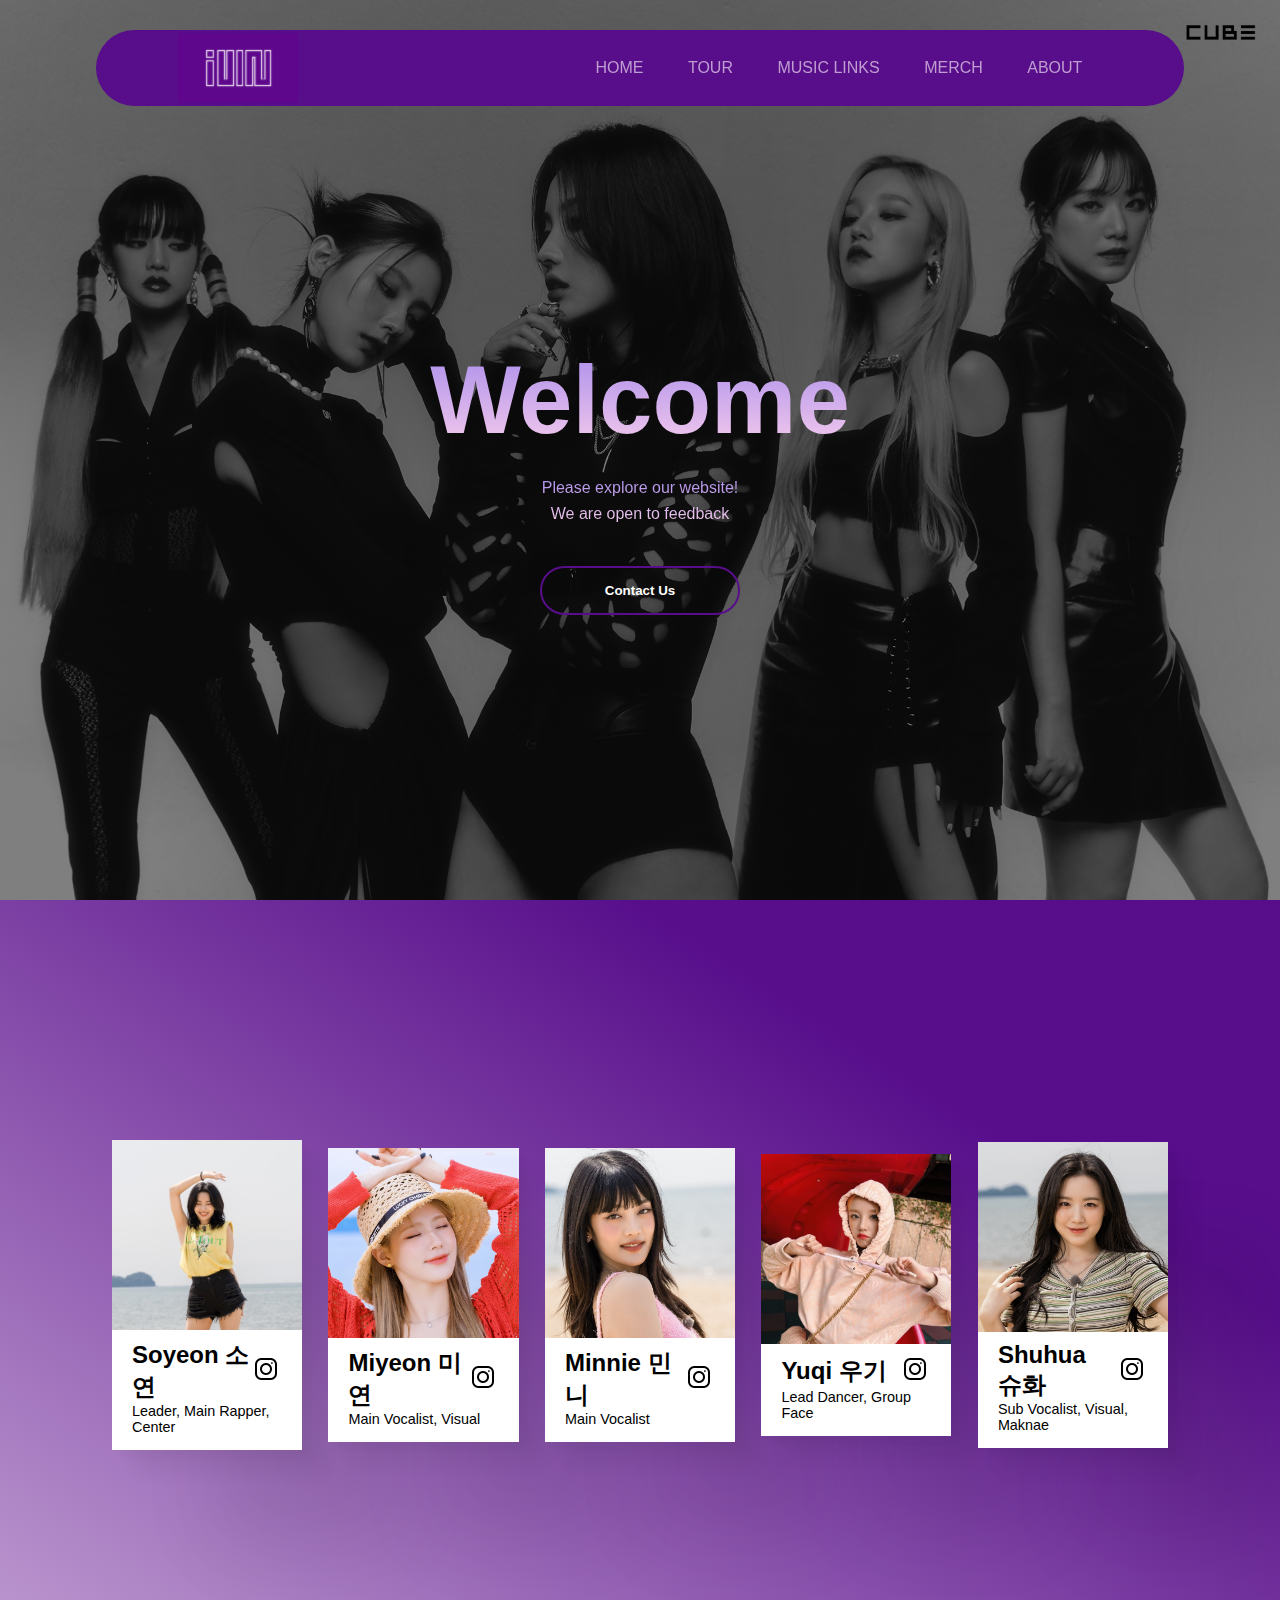
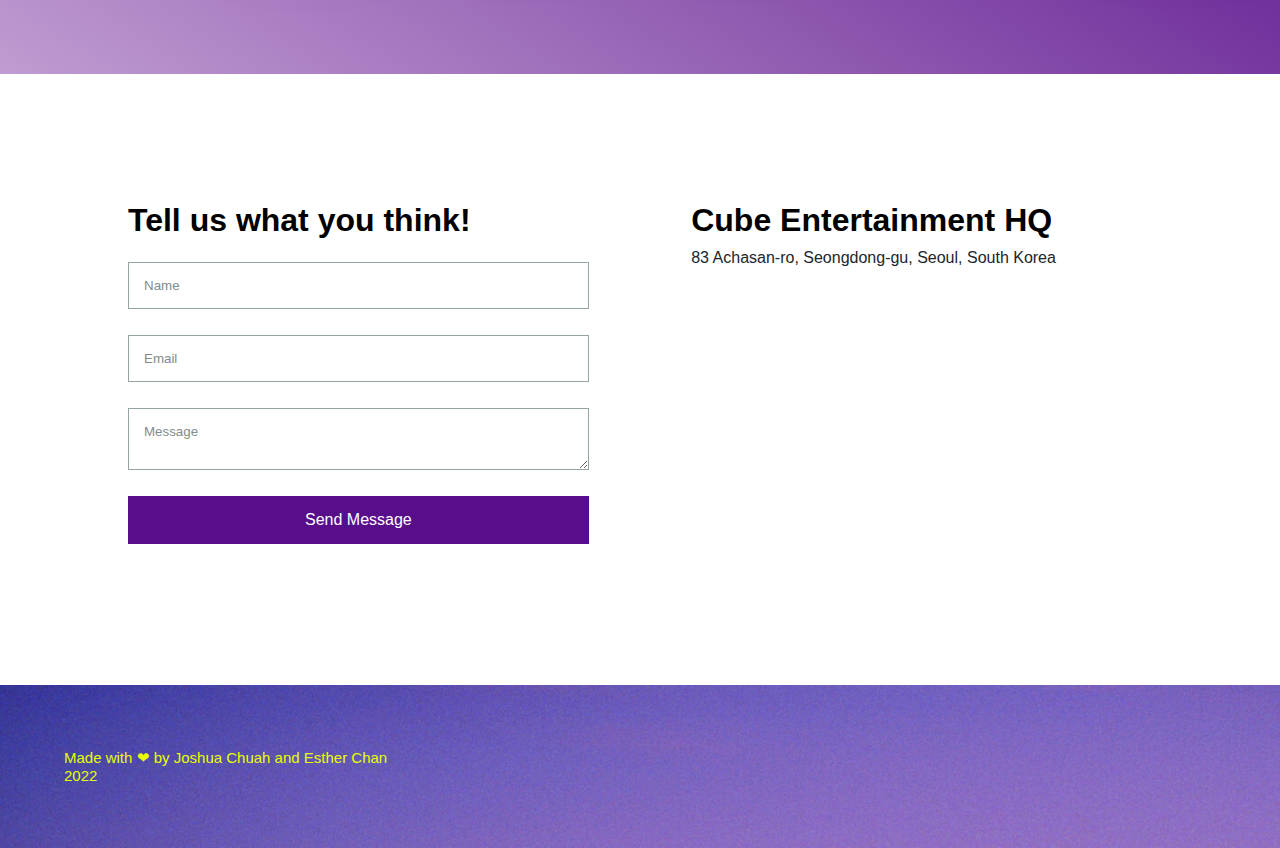
<file: index.html>
<!DOCTYPE html>
<html lang="en">
<head>
    <meta charset="UTF-8">
    <meta http-equiv="X-UA-Compatible" content="IE=edge, chrome=1">
    <meta name="viewport" content="width=device-width, initial-scale=1">
    <title>(G)I-DLE | Index</title>
    <link rel="stylesheet" href="testing1.css">
    <link rel="stylesheet" href="./images/">
</head>
<body>
    <section class="header">
        <div class="banner">
            <div class="pill">
                <div class="navbar" data-role="navbar">
                    <img src="images/resized_gidlelogo.png" class="logo">
                    <ul>
                        <li><a href="./index.html">Home</a></li>
                        <li><a href="./catalog_tour.html">Tour</a></li>
                        <li><a href="./catalog_links.html">Music Links</a></li>
                        <li><a href="./catalog_merch.html">Merch</a></li>
                        <li><a href="#">About</a></li>
                    </ul>
                </div>
            </div>
        </div>
    </section>

    <section class="header-content">
        <div class="content">
            <h1>Welcome</h1>
            <p>Please explore our website!<br>We are open to feedback</p>
            <div>
                <button type="button" onclick="window.location.href='#abc'"><span></span>Contact Us</button>
            </div>
        </div>
    </section>
    
    <section class="bio">
        <div class="bio-container">
            <div class="blog-card">  
                
                <!-- Soyeon's Card-->
                
                <div class="artist">
                    <a href="https://kprofiles.com/jeon-soyeon-facts-profile/">
                    <div class="img">
                        <img src="images/sa_soyeon.jpg" alt="Link to Soyeon facts">
                    </div>
                    </a>
                    <div class="gdetails">
                        <div class="name">
                            <h4>Soyeon 소연</h4>
                            <a href="https://www.instagram.com/tiny.pretty.j/">
                                <img alt="Instagram" src="images/instagram.png">
                            </a>
                        </div>
                        <div class="role">
                            <p>Leader, Main Rapper, Center</p>
                        </div>
                    </div>
                </div>
                
                <!-- Miyeon's Card-->
                <div class="artist">
                    <a href="https://kprofiles.com/miyeon-gi-dle-profile-facts/">
                    <div class="img">
                        <img src="images/sb_miyeon.jpg" alt="Link to Miyeon facts">
                    </div>
                    </a>
                    <div class="gdetails">
                        <div class="name">
                            <h4>Miyeon 미연</h4>
                            <a href="https://www.instagram.com/noodle.zip/">
                                <img alt="Instagram" src="images/instagram.png">
                            </a>
                        </div>
                        <div class="role">
                            <p>Main Vocalist, Visual</p>
                        </div>
                    </div>
                </div>
                
                <!-- Minnie's Card-->
                <div class="artist">
                    <a href="https://kprofiles.com/minnie-g-idle-profile-facts/">
                    <div class="img">
                        <img src="images/sc_minnie.jpg" alt="Link to Minnie facts">
                    </div>
                    </a>
                    <div class="gdetails">
                        <div class="name">
                            <h4>Minnie 민니</h4>
                            <a href="https://www.instagram.com/min.nicha/">
                                <img alt="Instagram" src="images/instagram.png">
                            </a>
                        </div>
                        <div class="role">
                            <p>Main Vocalist</p>
                        </div>
                    </div>
                </div>
                            
                <!-- Yuqi's Card-->
                <div class="artist">
                    <a href="https://kprofiles.com/yuqi-g-idle-profile-facts/">
                    <div class="img">
                        <img src="images/sd_yuqi.jpg" alt="Link to Yuqi facts">
                    </div>
                    </a>
                    <div class="gdetails">
                        <div class="name">
                            <h4>Yuqi 우기</h4>
                            <a href="https://www.instagram.com/yuqisong.923/">
                                <img alt="Instagram" src="images/instagram.png">
                            </a>
                        </div>
                        <div class="role">
                            <p>Lead Dancer, Group Face</p>
                        </div>
                    </div>
                </div>               
                
                <!-- Shuhua's Card-->
                <div class="artist">
                    <a href="https://kprofiles.com/shuhua-g-idle-profile-facts/">
                    <div class="img">
                        <img src="images/se_shuhua.jpg" alt="Link to Shuhua facts">
                    </div>
                    </a>
                    <div class="gdetails">
                        <div class="name">
                            <h4>Shuhua 슈화</h4>
                            <a href="https://www.instagram.com/yeh.shaa_/">
                                <img alt="Instagram" src="images/instagram.png">
                            </a>
                        </div>
                        <div class="role">
                            <p>Sub Vocalist, Visual, Maknae</p>
                        </div>
                    </div>
                </div>
                
            </div>
        </div>
    </section>

    <div class="contact" id="abc">
        <div class="form">
            <h2>Tell us what you think!</h2>
            <div class="submit">
                <input type="text" name ="" placeholder="Name">
                <input type="email" name ="" placeholder="Email">
                <textarea placeholder="Message"></textarea>
                <a href="#"> Send Message</a>
            </div>
        </div>
        
        <div class="map">
            <h2>Cube Entertainment HQ</h2>
            <p>83 Achasan-ro, Seongdong-gu, Seoul, South Korea</p>
            <iframe src="https://www.google.com/maps/embed?pb=!1m18!1m12!1m3!1d3163.4000083667447!2d127.05345749999998!3d37.5456385!2m3!1f0!2f0!3f0!3m2!1i1024!2i768!4f13.1!3m3!1m2!1s0x357ca464b349d913%3A0x319caa42c36ad3b2!2sCube%20Entertainment!5e0!3m2!1sen!2sus!4v1665847981875!5m2!1sen!2sus" width="1290" height="250" style="border:0;" allowfullscreen="" loading="lazy" referrerpolicy="no-referrer-when-downgrade" style="border:0" class="GosL7d cYnjBd" id="lu_map" title="Map of 83 Achasan-ro, Seongdong-gu, Seoul, South Korea" alt="Map of 83 Achasan-ro, Seongdong-gu, Seoul, South Korea" data-atf="1" data-frt="0"></iframe>
                        
        </div>
    </div>
    
    <div class="footer">
        <p>Made with ❤ by Joshua Chuah and Esther Chan<br>2022</p>
    </div>

</body>
</html>
</file>
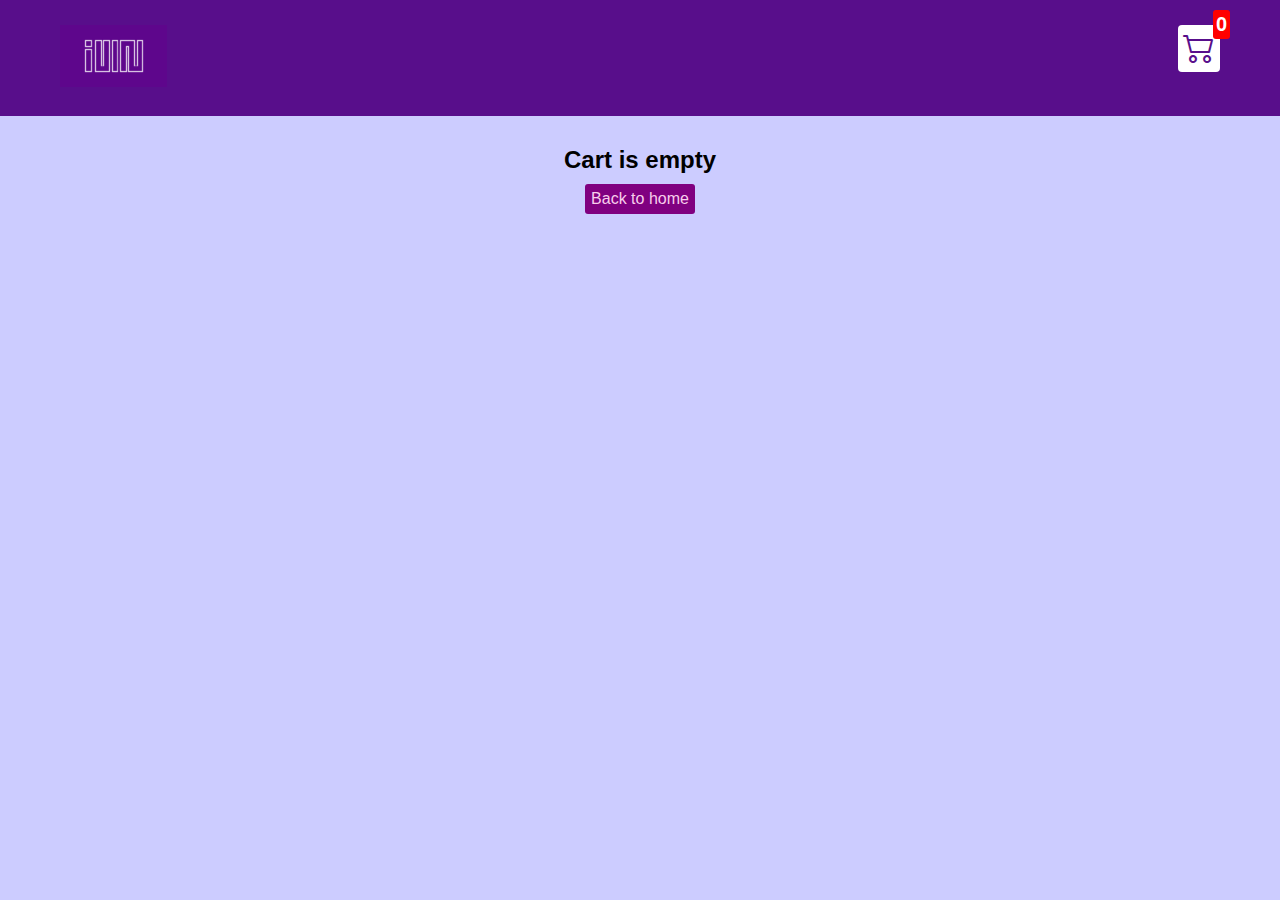
<file: cart.html>
<!DOCTYPE html>
<html lang="en">
<head>
    <meta charset="UTF-8">
    <meta http-equiv="X-UA-Compatible" content="IE=edge">
    <meta name="viewport" content="width=device-width, initial-scale=1.0">
    <link rel="stylesheet" href="https://cdn.jsdelivr.net/npm/bootstrap-icons@1.10.2/font/bootstrap-icons.css">
    <link rel="stylesheet" href="./images/">
    <link rel="stylesheet" href="./store.css">
    <title>Store | (G)I-DLE</title>
</head>
<body>
    <div class="navbar">
        <a href="./idleStore.html">
            <img src="images/resized_gidlelogo.png" class="logo">
        </a>

        <a href="./cart.html">
            <div class="cart">
                <i class="bi bi-cart2"></i>
                <div id="cartAmount" class="cartAmount">0</div>
            </div> 
        </a>
    </div>
    
    <div id="label" class="text-center"></div>
    <div class="shopping-cart" id="shopping-cart"></div> 
</body>
<script src="./data.js"></script>
<script src="./cart.js"></script>
</html>
</file>
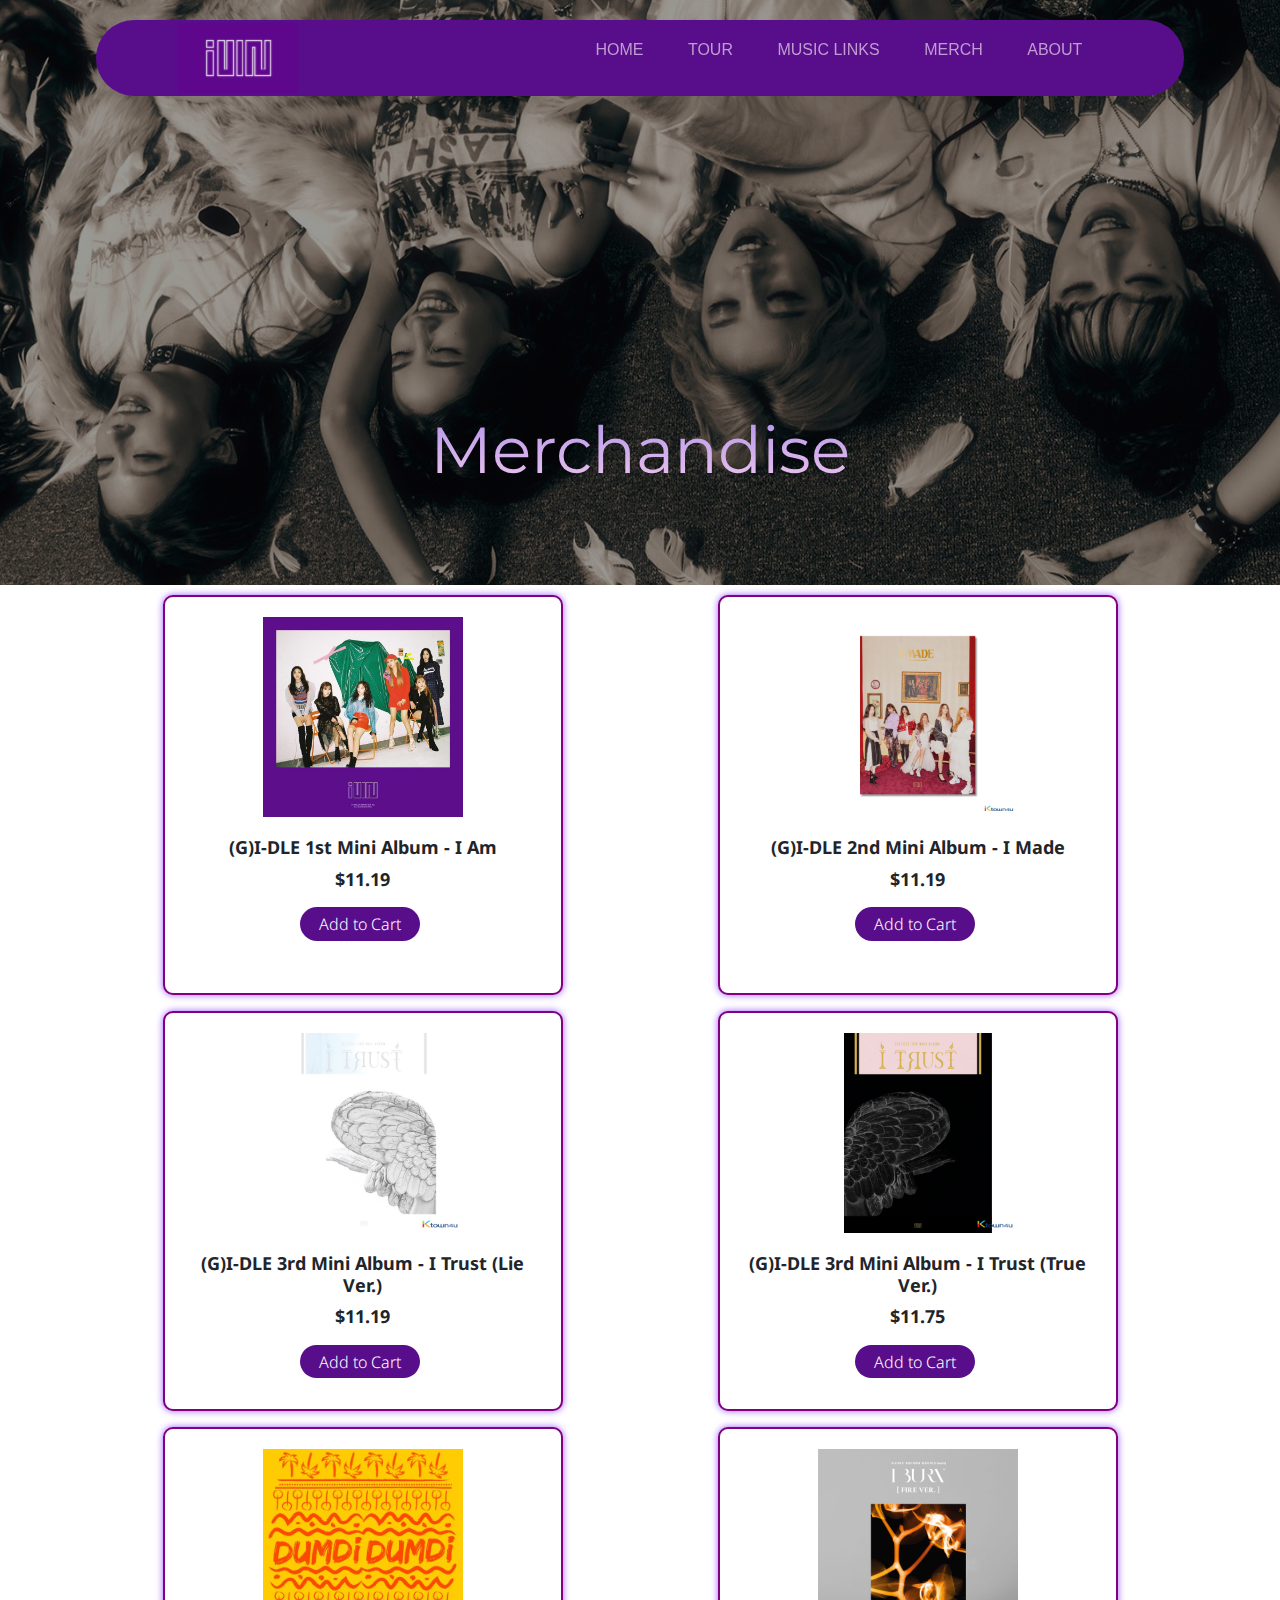
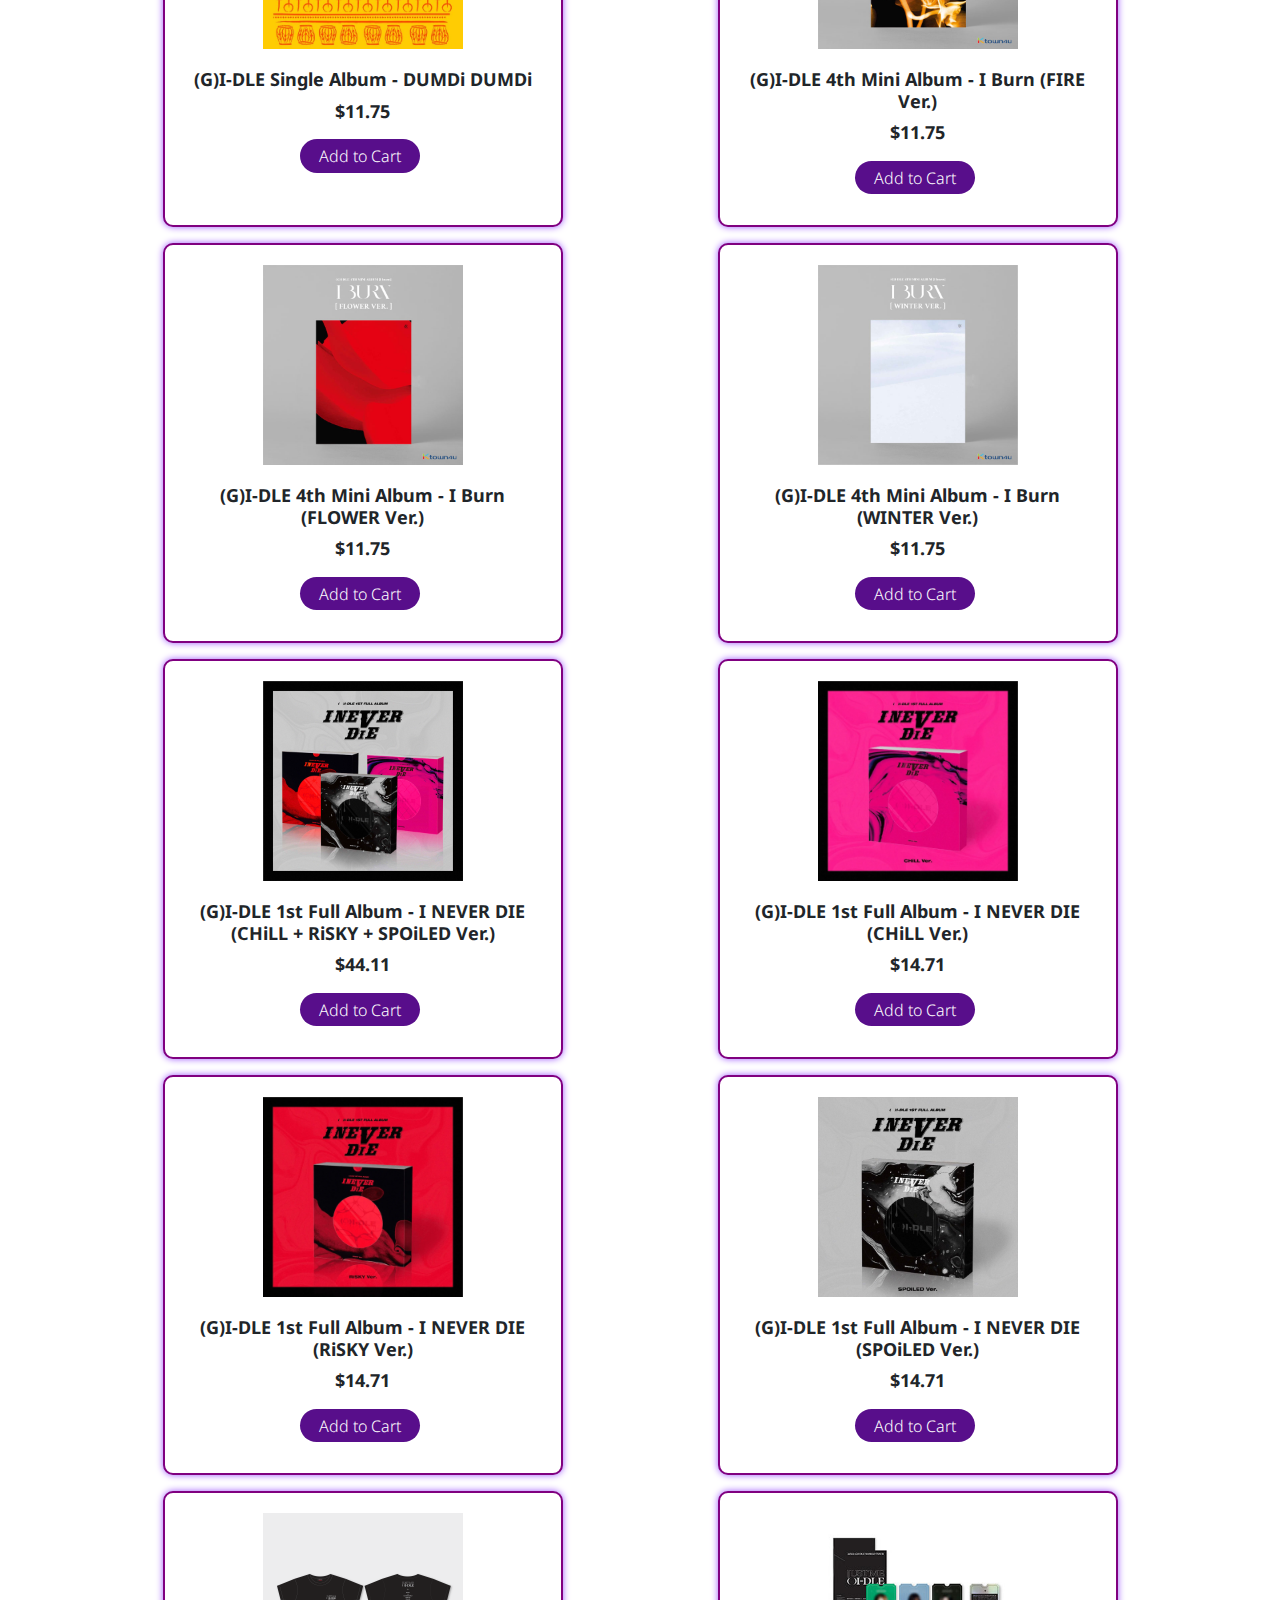
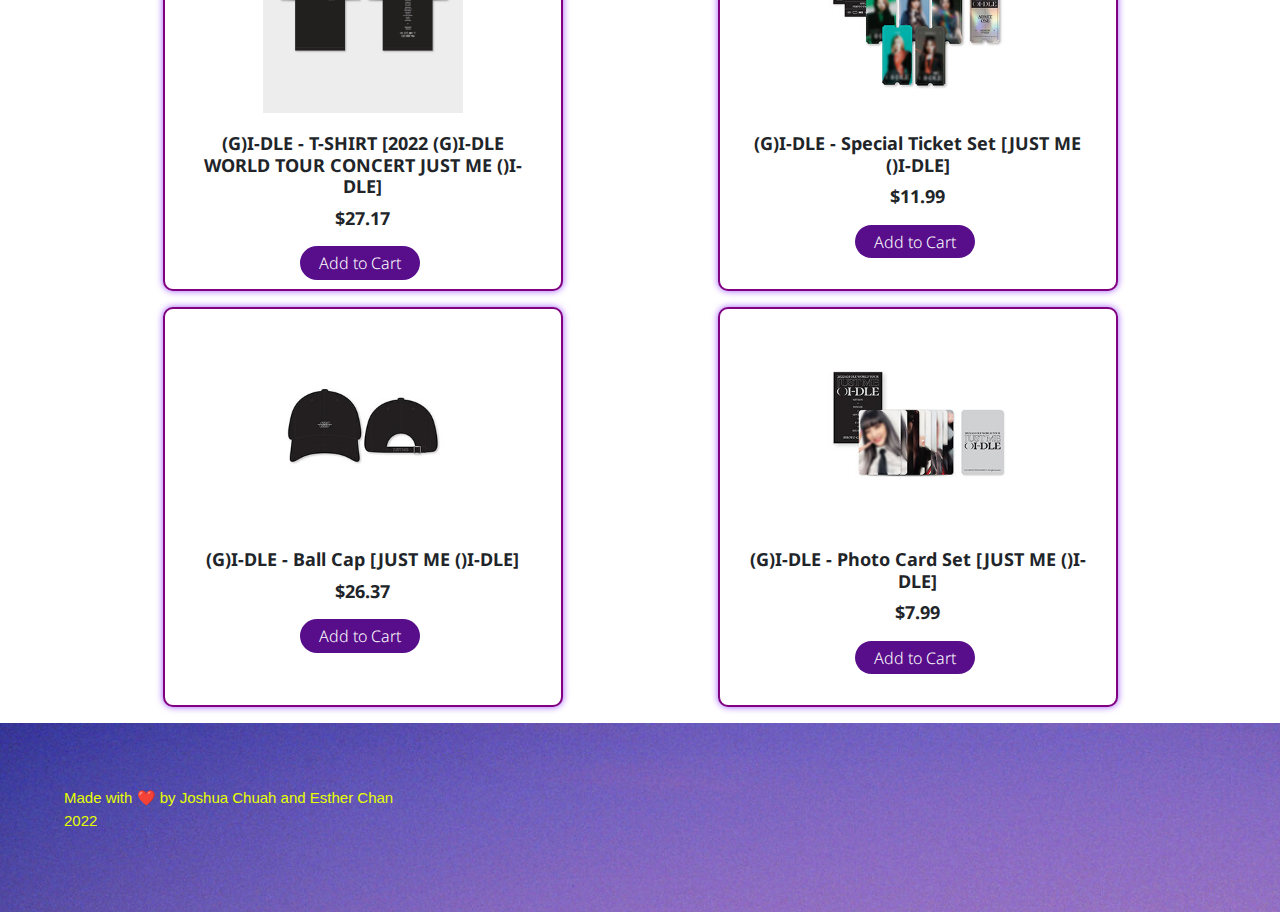
<file: catalog_merch.html>
<!DOCTYPE html>
<html lang="en">
    <head>
        <link rel="stylesheet" href="style.css" type="text/css">
        <link rel="stylesheet" href="./images/">
        <link rel="stylesheet" href="https://cdn.jsdelivr.net/npm/bootstrap@4.6.1/dist/css/bootstrap.min.css">
        <link href="https://fonts.googleapis.com/css2?family=Arvo:wght@700&family=Montserrat:wght@700&family=Noto+Sans:wght@300&display=swap" rel="stylesheet">
        <meta name="viewport" content="width=device-width, initial-scale=1">
        <title>(G)I-DLE | Merch</title>
    </head>
    <section class="header">
        <!-- Navbar -->
        <div class="banner">
            <div class="pill">
                <div class="navbar" data-role="navbar">
                    <img src="images/resized_gidlelogo.png" class="logo">
                    <ul>
                        <li><a href="./index.html">Home</a></li>
                        <li><a href="./catalog_tour.html">Tour</a></li>
                        <li><a href="./catalog_links.html">Music Links</a></li>
                        <li><a href="./catalog_merch.html">Merch</a></li>
                        <li><a href="#">About</a></li>
                    </ul>
                </div>
            </div>
        </div>
        <div class="text-box">
            <h0>Merchandise</h0>
        </div>
    </section>
    <section class="products">
        <div class="container">
            <div class="card">
                <div class="product-image">
                    <img src="./images/I am album sale.jpg" alt="" >
                </div>
                <div class="product-info">
                    <h4>(G)I-DLE 1st Mini Album - I Am</h4>
                    <h4>$11.19</h4>
                </div>
                <div class="btn">
                    <button type="button">Add to Cart</button>
                </div>
            </div>
            <div class="card">
                <div class="product-image">
                    <img src="./images/I made album sale.png" alt="">
                </div>
                <div class="product-info">
                    <h4>(G)I-DLE 2nd Mini Album - I Made</h4>
                    <h4>$11.19</h4>
                </div>
                <div class="btn">
                    <button type="button">Add to Cart</button>
                </div>
            </div>
            <div class="card">
                <div class="product-image">
                    <img src="./images/I trust (Lie Ver).jpg" alt="" >
                </div>
                <div class="product-info">
                    <h4>(G)I-DLE 3rd Mini Album - I Trust (Lie Ver.)</h4>
                    <h4>$11.19</h4>
                </div>
                <div class="btn">
                    <button type="button">Add to Cart</button>
                </div>
            </div>
            <div class="card">
                <div class="product-image">
                    <img src="./images/I trust(True Ver).jpg" alt="" >
                </div>
                <div class="product-info">
                    <h4>(G)I-DLE 3rd Mini Album - I Trust (True Ver.)</h4>
                    <h4>$11.75</h4>
                </div>
                <div class="btn">
                    <button type="button">Add to Cart</button>
                </div>
            </div>
            <div class="card">
                <div class="product-image">
                    <img src="./images/dumdi dumdi album.jpg" alt="" >
                </div>
                <div class="product-info">
                    <h4>(G)I-DLE Single Album - DUMDi DUMDi</h4>
                    <h4>$11.75</h4>
                </div>
                <div class="btn">
                    <button type="button">Add to Cart</button>
                </div>
            </div>
            <div class="card">
                <div class="product-image">
                    <img src="./images/I burn (fire ver).jpg" alt="" >
                </div>
                <div class="product-info">
                    <h4>(G)I-DLE 4th Mini Album - I Burn (FIRE Ver.)</h4>
                    <h4>$11.75</h4>
                </div>
                <div class="btn">
                    <button type="button">Add to Cart</button>
                </div>
            </div>
            <div class="card">
                <div class="product-image">
                    <img src="./images/I burn (flower ver).jpg" alt="" >
                </div>
                <div class="product-info">
                    <h4>(G)I-DLE 4th Mini Album - I Burn (FLOWER Ver.)</h4>
                    <h4>$11.75</h4>
                </div>
                <div class="btn">
                    <button type="button">Add to Cart</button>
                </div>
            </div>
            <div class="card">
                <div class="product-image">
                    <img src="./images/I burn (winter ver).jpg" alt="" >
                </div>
                <div class="product-info">
                    <h4>(G)I-DLE 4th Mini Album - I Burn (WINTER Ver.)</h4>
                    <h4>$11.75</h4>
                </div>
                <div class="btn">
                    <button type="button">Add to Cart</button>
                </div>
            </div>
            <div class="card">
                <div class="product-image">
                    <img src="./images/I never die.png" alt="" >
                </div>
                <div class="product-info">
                    <h4>(G)I-DLE 1st Full Album - I NEVER DIE (CHiLL + RiSKY + SPOiLED Ver.)</h4>
                    <h4>$44.11</h4>
                </div>
                <div class="btn">
                    <button type="button">Add to Cart</button>
                </div>
            </div>
            <div class="card">
                <div class="product-image">
                    <img src="./images/I never die chill ver.jpg" alt="" >
                </div>
                <div class="product-info">
                    <h4>(G)I-DLE 1st Full Album - I NEVER DIE (CHiLL Ver.)</h4>
                    <h4>$14.71</h4>
                </div>
                <div class="btn">
                    <button type="button">Add to Cart</button>
                </div>
            </div>
            <div class="card">
                <div class="product-image">
                    <img src="./images/I never die risky ver.jpg" alt="" >
                </div>
                <div class="product-info">
                    <h4>(G)I-DLE 1st Full Album - I NEVER DIE (RiSKY Ver.)</h4>
                    <h4>$14.71</h4>
                </div>
                <div class="btn">
                    <button type="button">Add to Cart</button>
                </div>
            </div>
            <div class="card">
                <div class="product-image">
                    <img src="./images/i never die spoiled ver.jpg" alt="" >
                </div>
                <div class="product-info">
                    <h4>(G)I-DLE 1st Full Album - I NEVER DIE (SPOiLED Ver.)</h4>
                    <h4>$14.71</h4>
                </div>
                <div class="btn">
                    <button type="button">Add to Cart</button>
                </div>
            </div>
            <div class="card">
                <div class="product-image">
                    <img src="./images/t shirt.png" alt="" >
                </div>
                <div class="product-info">
                    <h4>(G)I-DLE - T-SHIRT [2022 (G)I-DLE WORLD TOUR CONCERT JUST ME ()I-DLE]</h4>
                    <h4>$27.17</h4>
                </div>
                <div class="btn">
                    <button type="button">Add to Cart</button>
                </div>
            </div>
            <div class="card">
                <div class="product-image">
                    <img src="./images/special ticket set.jpg" alt="" >
                </div>
                <div class="product-info">
                    <h4>(G)I-DLE - Special Ticket Set [JUST ME ()I-DLE]</h4>
                    <h4>$11.99</h4>
                </div>
                <div class="btn">
                    <button type="button">Add to Cart</button>
                </div>
            </div>
            <div class="card">
                <div class="product-image">
                    <img src="./images/ball cap.jpg" alt="" >
                </div>
                <div class="product-info">
                    <h4>(G)I-DLE - Ball Cap [JUST ME ()I-DLE]</h4>
                    <h4>$26.37</h4>
                </div>
                <div class="btn">
                    <button type="button">Add to Cart</button>
                </div>
            </div>
            <div class="card">
                <div class="product-image">
                    <img src="./images/photocard set.jpg" alt="" >
                </div>
                <div class="product-info">
                    <h4>(G)I-DLE - Photo Card Set [JUST ME ()I-DLE]</h4>
                    <h4>$7.99</h4>
                </div>
                <div class="btn">
                    <button type="button">Add to Cart</button>
                </div>
            </div>
        </div>
    </section>
    <section class="end">
        <div class="footer">
            <p>Made with ❤ by Joshua Chuah and Esther Chan<br>2022</p>
        </div>
    </section>
</html>
</file>
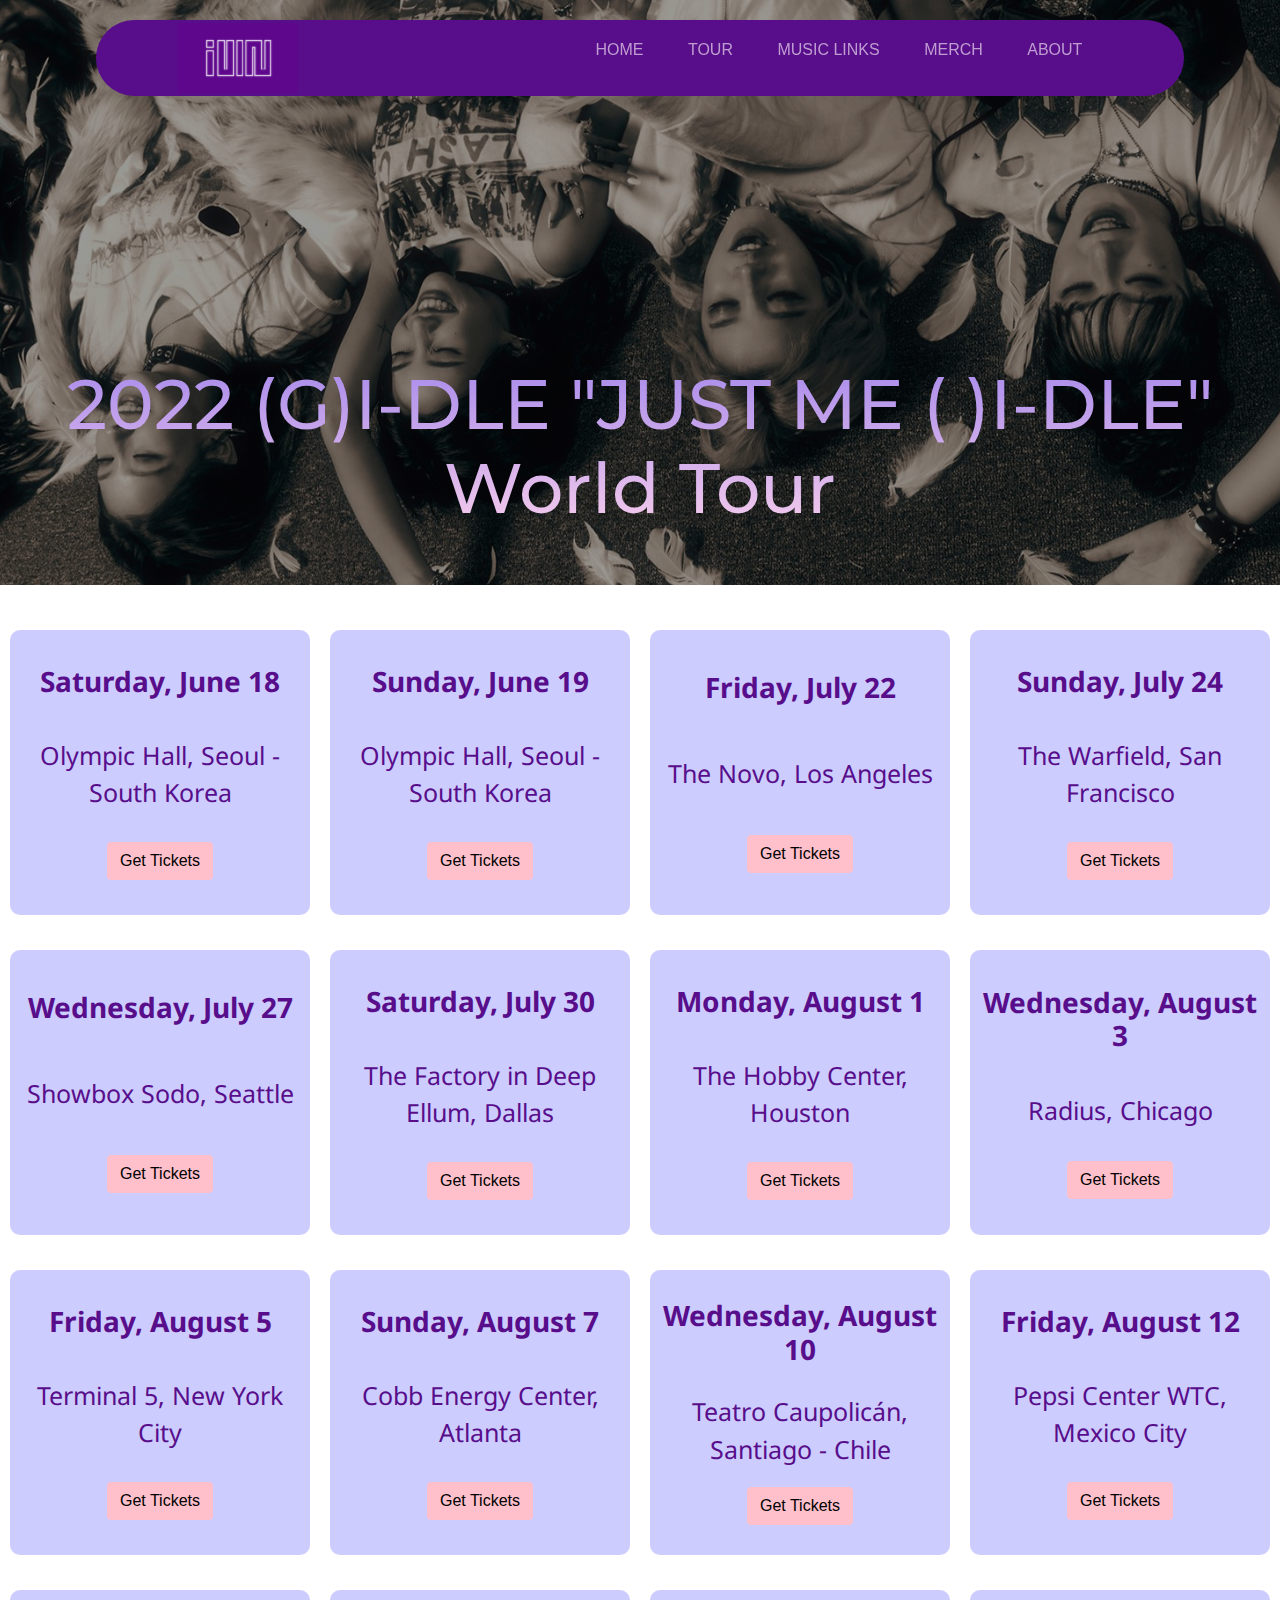
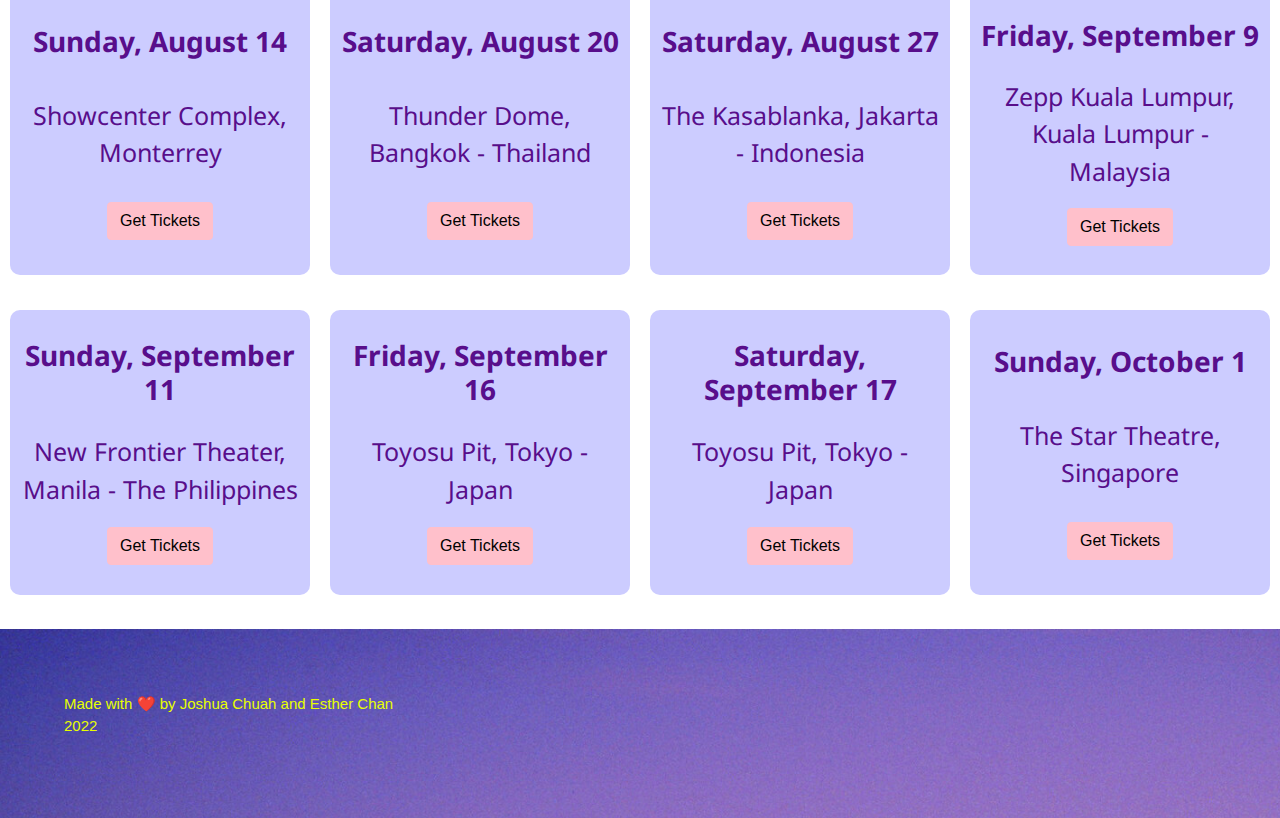
<file: catalog_tour.html>
<!DOCTYPE html>
<html lang="en">
    <head>
        <link rel="stylesheet" href="style.css" type="text/css">
        <link rel="stylesheet" href="./images/">
        <link rel="stylesheet" href="https://cdn.jsdelivr.net/npm/bootstrap@4.6.1/dist/css/bootstrap.min.css">
        <link href="https://fonts.googleapis.com/css2?family=Arvo:wght@700&family=Montserrat:wght@700&family=Noto+Sans:wght@300&display=swap" rel="stylesheet">
        <meta name="viewport" content="width=device-width, initial-scale=1">
        <title>(G)I-DLE | Tour</title>
    </head> 
    
    
    <section class="header">
        <!-- Navbar -->
        <div class="banner">
            <div class="pill">
                <div class="navbar" data-role="navbar">
                    <img src="images/resized_gidlelogo.png" class="logo">
                    <ul>
                        <li><a href="./index.html">Home</a></li>
                        <li><a href="./catalog_tour.html">Tour</a></li>
                        <li><a href="./catalog_links.html">Music Links</a></li>
                        <li><a href="./catalog_merch.html">Merch</a></li>
                        <li><a href="#">About</a></li>
                    </ul>
                </div>
            </div>
        </div>
        <!-- Web Title -->
        <div class="text-box"> 
            <h1>2022 (G)I-DLE "JUST ME ( )I-DLE" World Tour</h1>
        </div>
    </section>
    
    <section class="ticketing">
        <div class="wrapper">
            <div class="parent">
                <div class="event-col">
                    <h3>Saturday, June 18</h3>
                    <div class="venue">Olympic Hall, Seoul - South Korea </div>
                    <div class="event-link">
                        <div class="link"><a href="https://www.globalinterpark.com/detail/edetail?prdNo=22005280&dispNo=01003" class="btn btn-info" role="button" target="_blank">Get Tickets</a></div>
                    </div> 
                </div>                 
                <div class="event-col">
                    <h3>Sunday, June 19</h3>
                    <div class="venue">Olympic Hall, Seoul - South Korea </div>
                    <div class="event-link">
                        <div class="link"><a href="https://www.globalinterpark.com/detail/edetail?prdNo=22005280&dispNo=01003" class="btn btn-info" role="button" target="_blank">Get Tickets</a></div>
                    </div>
                </div>
                <div class="event-col">
                    <h3>Friday, July 22</h3>
                    <div class="venue">The Novo, Los Angeles</div>
                    <div class="event-link">
                        <div class="link"><a href="https://www.axs.com/artists/1106668/g-i-dle-tickets" class="btn btn-info" role="button" target="_blank">Get Tickets</a></div> 
                    </div> 
                </div>  
                <div class="event-col">
                    <h3>Sunday, July 24</h3>
                    <div class="venue">The Warfield, San Francisco</div>
                    <div class="event-link">
                        <div class="link"><a href="https://www.axs.com/artists/1106668/g-i-dle-tickets" class="btn btn-info" role="button" target="_blank">Get Tickets</a></div>
                    </div>
                </div>
                <div class="event-col">
                    <h3>
                        Wednesday, July 27
                    </h3>
                    <div class="venue">Showbox Sodo, Seattle</div>
                    <div class="event-link">
                        <div class="link"><a href="https://www.axs.com/artists/1106668/g-i-dle-tickets" class="btn btn-info" role="button" target="_blank">Get Tickets</a></div>
                    </div>
                </div>
                <div class="event-col">
                    <h3>
                        Saturday, July 30
                    </h3>
                    <div class="venue">The Factory in Deep Ellum, Dallas</div>
                    <div class="event-link">
                        <div class="link"><a href="https://www.axs.com/" class="btn btn-info" role="button" target="_blank">Get Tickets</a></div>
                    </div>
                </div>
                <div class="event-col">
                    <h3>
                        Monday, August 1
                    </h3>
                    <div class="venue">The Hobby Center, Houston</div>
                    <div class="event-link">
                        <div class="link"><a href="https://www.ticketmaster.com/event/3A005CB7F8216042" class="btn btn-info" role="button" target="_blank">Get Tickets</a></div>
                    </div>
                </div>
                <div class="event-col">
                    <h3>
                        Wednesday, August 3
                    </h3>
                    <div class="venue">Radius, Chicago</div>
                    <div class="event-link">
                        <div class="link"><a href="https://www.axs.com/artists/1106668/g-i-dle-tickets" class="btn btn-info" role="button" target="_blank">Get Tickets</a></div>
                    </div>
                </div>
                <div class="event-col">
                    <h3>
                        Friday, August 5
                    </h3>
                    <div class="venue">Terminal 5, New York City</div>
                    <div class="event-link">
                        <div class="link"><a href="https://www.axs.com/artists/1106668/g-i-dle-tickets" class="btn btn-info" role="button" target="_blank">Get Tickets</a></div>
                    </div>
                </div>
                <div class="event-col">
                    <h3>
                        Sunday, August 7
                    </h3>
                    <div class="venue">Cobb Energy Center, Atlanta</div>
                    <div class="event-link">
                        <div class="link"><a href="https://www.ticketmaster.com/gidle-atlanta-georgia-08-07-2022/event/0E005CB7D2073753" class="btn btn-info" role="button" target="_blank">Get Tickets</a></div>
                    </div>
                </div>
                <div class="event-col">
                    <h3>
                        Wednesday, August 10
                    </h3>
                    <div class="venue">Teatro Caupolicán, Santiago - Chile</div>
                    <div class="event-link">
                        <div class="link"><a href="https://www.puntoticket.com/gi-dle-worldtourjustme" class="btn btn-info" role="button" target="_blank">Get Tickets</a></div>
                    </div>
                </div>
                <div class="event-col">
                    <h3>
                        Friday, August 12
                    </h3>
                    <div class="venue">Pepsi Center WTC, Mexico City</div>
                    <div class="event-link">
                        <div class="link"><a href="https://www.ticketmaster.com.mx/2020-gi-dle-world-tour-i-land-mexico-10-05-2020/event/1400583FD1FEA801" class="btn btn-info" role="button" target="_blank">Get Tickets</a></div>
                    </div>
                </div>
                <div class="event-col">
                    <h3>
                        Sunday, August 14
                    </h3>
                    <div class="venue">Showcenter Complex, Monterrey</div>
                    <div class="event-link">
                        <div class="link"><a href="https://web.superboletos.com/SuperBoletos/MONTERREY/CONCIERTO/NINSHI-CONCIERTOS-PRESENTA--G-I-DLE-WORLD-TOUR-I-LAND---WHO-AM-I--/0exhkLw5oSBDEVZdsKH4VTYUDQ" class="btn btn-info" role="button" target="_blank">Get Tickets</a></div>
                    </div>
                </div>
                <div class="event-col">
                    <h3>
                        Saturday, August 20
                    </h3>
                    <div class="venue">Thunder Dome, Bangkok - Thailand</div>
                    <div class="event-link">
                        <div class="link"><a href="https://www.thaiticketmajor.com/concert/g-i-dle-world-tour-just-me-i-dle-live-in-bangkok.html" class="btn btn-info" role="button" target="_blank">Get Tickets</a></div>
                    </div>
                </div>
                <div class="event-col">
                    <h3>
                        Saturday, August 27
                    </h3>
                    <div class="venue">The Kasablanka, Jakarta - Indonesia</div>
                    <div class="event-link">
                        <div class="link"><a href="https://mecimashop.com/?page_id=103888" class="btn btn-info" role="button" target="_blank">Get Tickets</a></div>
                    </div>
                </div>
                <div class="event-col">
                    <h3>
                        Friday, September 9
                    </h3>
                    <div class="venue">Zepp Kuala Lumpur, Kuala Lumpur - Malaysia</div>
                    <div class="event-link">
                        <div class="link"><a href="https://www.ticket2u.com.my/event/27902?cq=7131856d-919e-433c-ae20-050443cf7fc5" class="btn btn-info" role="button" target="_blank">Get Tickets</a></div>
                    </div>
                </div>
                <div class="event-col">
                    <h3>
                        Sunday, September 11
                    </h3>
                    <div class="venue">New Frontier Theater, Manila - The Philippines</div>
                    <div class="event-link">
                        <div class="link"><a href="https://ticketnet.com.ph/events/detail/G-I-DLE-WORLD-TOUR-JUST-ME-IDLE-IN-MANILA" class="btn btn-info" role="button" target="_blank">Get Tickets</a></div>
                    </div>
                </div>
                <div class="event-col">
                    <h3>
                        Friday, September 16
                    </h3>
                    <div class="venue">Toyosu Pit, Tokyo - Japan</div>
                    <div class="event-link">
                        <div class="link"><a href="https://t.pia.jp/pia/event/event.do?eventBundleCd=b2215961" class="btn btn-info" role="button" target="_blank">Get Tickets</a></div>
                    </div>
                </div>
                <div class="event-col">
                    <h3>
                        Saturday, September 17
                    </h3>
                    <div class="venue">Toyosu Pit, Tokyo - Japan</div>
                    <div class="event-link">
                        <div class="link"><a href="https://t.pia.jp/pia/event/event.do?eventBundleCd=b2215961" class="btn btn-info" role="button" target="_blank">Get Tickets</a></div>
                    </div>
                </div>
                <div class="event-col">
                    <h3>
                        Sunday, October 1
                    </h3>
                    <div class="venue">The Star Theatre, Singapore</div>
                    <div class="event-link">
                        <div class="link"><a href="https://www.livenation.sg/show/1382112/2022-g-i-dle-world-tour-just-me-i-dle-in-singapore/singapore/2022-10-01/en" class="btn btn-info" role="button" target="_blank">Get Tickets</a></div>
                    </div>
                </div>
            </div>
        </div>
    </section>
    <div class="footer">
        <p>Made with ❤ by Joshua Chuah and Esther Chan<br>2022</p>
    </div>
</html>
</file>
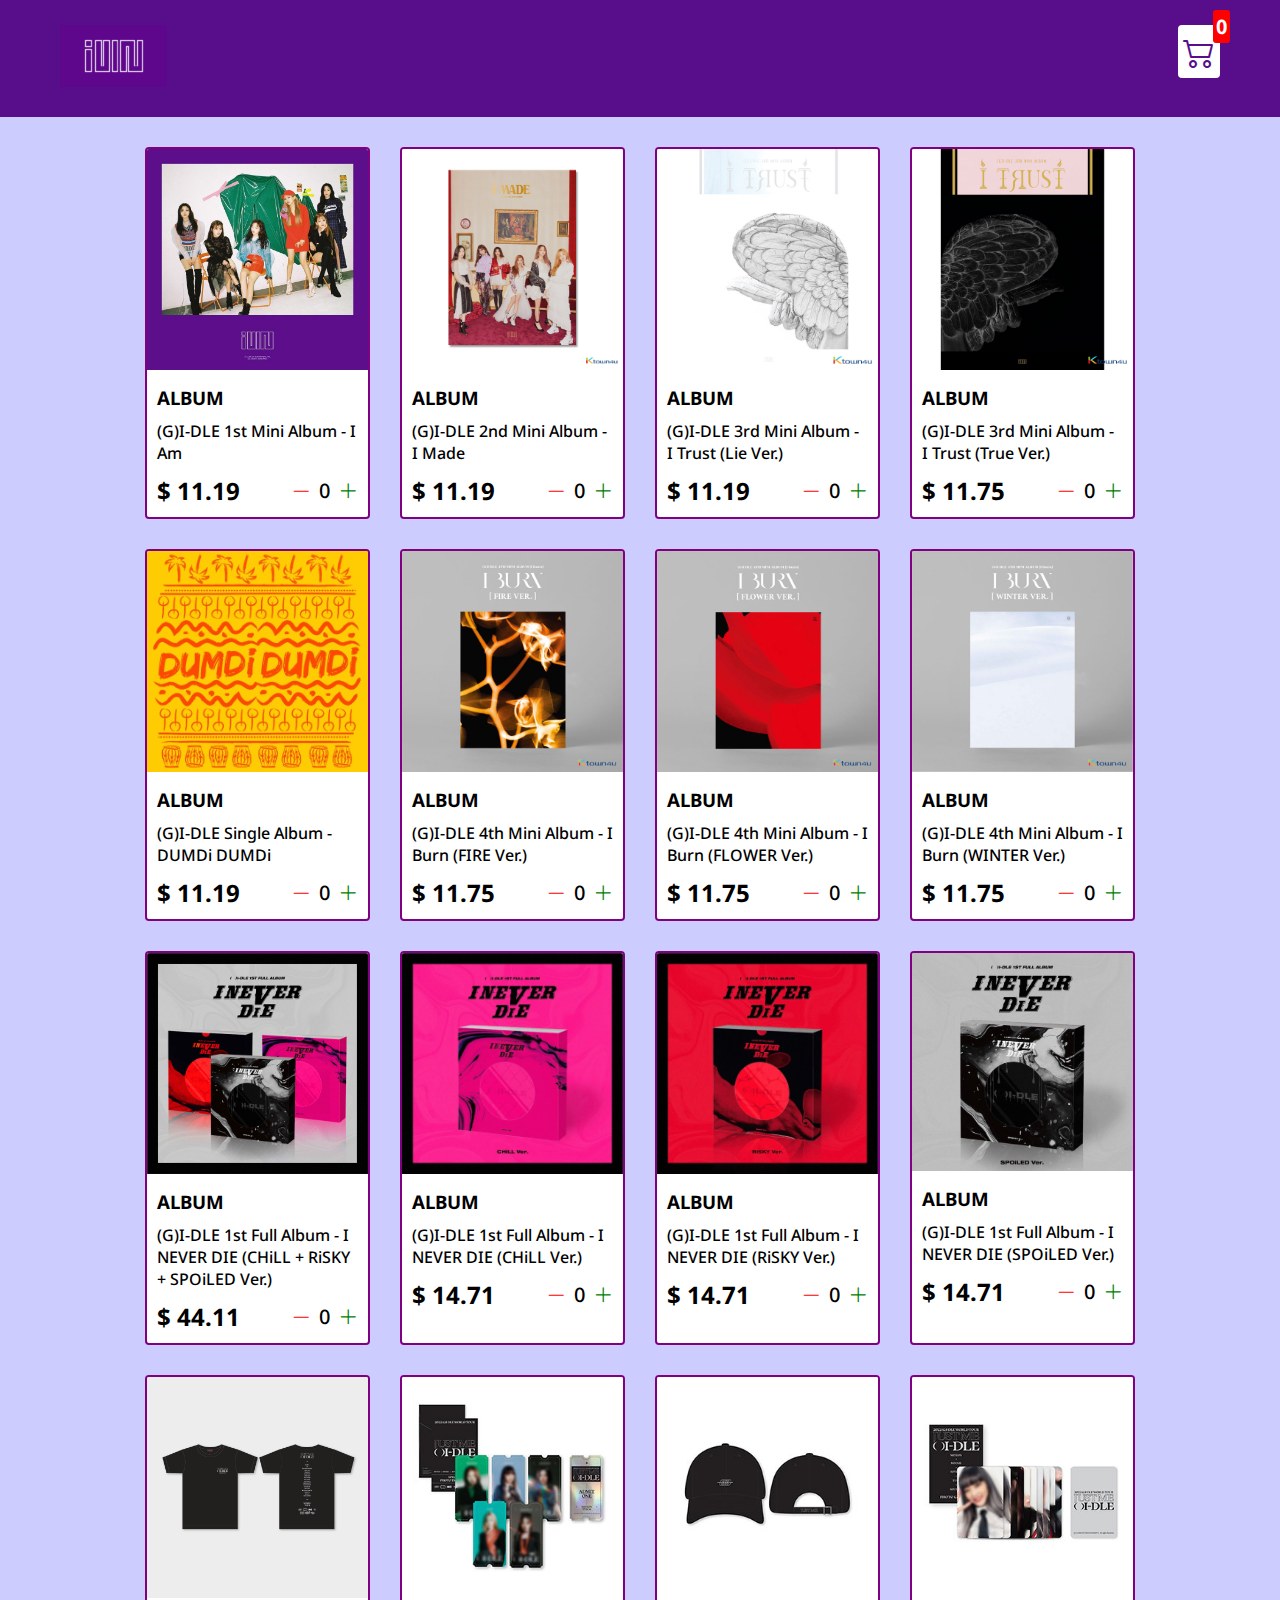
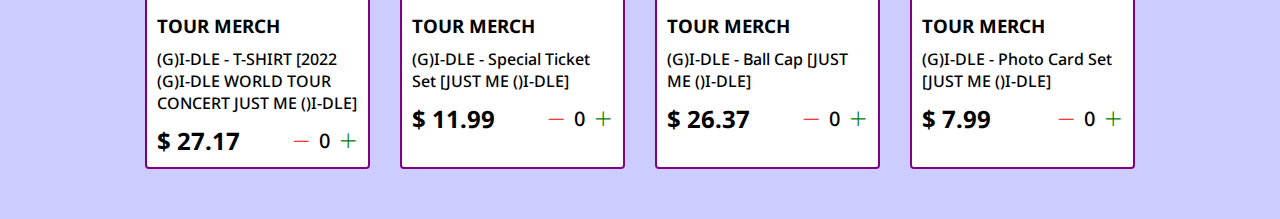
<file: idleStore.html>
<!DOCTYPE html>
<html lang="en">
<head>
    <meta charset="UTF-8">
    <meta http-equiv="X-UA-Compatible" content="IE=edge">
    <link rel="stylesheet" href="./images/">
    <meta name="viewport" content="width=device-width, initial-scale=1.0">
    <link rel="stylesheet" href="https://cdn.jsdelivr.net/npm/bootstrap-icons@1.10.2/font/bootstrap-icons.css">
    <link href="https://fonts.googleapis.com/css2?family=Arvo:wght@700&family=Montserrat:wght@700&family=Noto+Sans:wght@300&display=swap" rel="stylesheet">
    <link rel="stylesheet" href="./store.css">
    <title>Store | (G)I-DLE</title>
</head>

<body>
    <div class="navbar">
        <a href="./idleStore.html">
            <img src="images/resized_gidlelogo.png" class="logo">
        </a>

        <a href="./cart.html">
            <div class="cart">
                <i class="bi bi-cart2"></i>
                <div id="cartAmount" class="cartAmount">0</div>
            </div> 
        </a>
    </div>

    <div class="shop" id="shop">

    </div>
</body>
<script src="./data.js"></script>
<script src="./idleStore.js"></script>
</html>
</file>
<file: testing1.css>
*{
    margin: 0;
    padding: 0;
    font-family: sans-serif;
    box-sizing: border-box;
}


.banner{
    width: 100%;
    height: 100vh;
    background-image: linear-gradient(rgba(0,0,0,0.50),rgba(0,0,0,0.50)),url(images/gidlebw.jpg);
    background-size: cover;
    background-position: top;
}

.pill {
    position: fixed;
    width: 85%;
    margin: auto;
    margin-top: 30px;
    padding: 3px 0;
    align-items: center;
    z-index: 1000;  
    left: 0;
    right: 0;
    background: #580e8b;
    border-radius: 50px;
}
.navbar{
    position: relative;
    width: 85%;
    margin: auto;
    padding: 0;
    display: flex;
    align-items: center;
    justify-content: space-between;
    z-index: 1000;  
    top: 0;
    left: 0;
    right: 0; 
}

.logo {
    width: 120px;
    cursor: pointer;
}

.navbar ul li {
    list-style: none;
    display: inline-block;
    margin: 0 20px;
    position: relative;
}

.navbar ul li a{
    text-decoration: none;
    color: #bf9cd1;
    text-transform: uppercase;
    font-size: 16px;
}

.navbar ul li::after{
    content: '';
    height: 1px;
    width: 0;
    background: #bf9cd1;
    position: absolute;
    left: 0;
    bottom: -5px;
    transition: 0.5s;
}

.navbar ul li:hover::after{
    width: 100%;
}

.content{
    transform: translate(-50%, -50%);
    color:violet;
    position: absolute;
    text-align: center;
    width: 90%;
    top: 50%;
    left: 50%;
    font-family: 'Montserrat', sans-serif;
    
}

.content h1{
    font-size: 6rem;
    margin-top: 5rem;
    background: -webkit-linear-gradient(#A88BEB, #F8CEEC); /* text gradient */
    -webkit-background-clip: text;
    -webkit-text-fill-color: transparent;
}

.content p{
    margin: 1.25rem auto;
    font-weight: 100;
    line-height: 1.6rem;
    background: -webkit-linear-gradient(#A88BEB, #F8CEEC); /* text gradient */
    -webkit-background-clip: text;
    -webkit-text-fill-color: transparent;
}

button{
    width: 200px;
    padding: 15px 0;
    text-align: center;
    margin: 20px 10px;
    border-radius: 25px;
    font-weight: bold;
    border: 2px solid #580e8b;
    background: transparent;
    color: #fff;
    cursor: pointer;
    position: relative;
    overflow: hidden;
}

span{
    background: #580e8b;
    height: 100%;
    width: 0;
    border-radius: 25px;
    position: absolute;
    left: 0;
    bottom: 0; 
    z-index: -1;
    transition: 0.5s;
}

button:hover span{
    width: 100%;
}

button:hover {
    border: none;
}

.bio{
    width: 100%;
    height: auto;
    background: linear-gradient(33deg,#BF9CD1 0%, #580E8B 74%);
    padding: 15rem 7rem 14rem 7rem;

}

.blog-card {
    width: 100%;
    display: flex;
    align-content: center;
    flex-direction: row;
    justify-content: space-between;
    align-items: center;
}

.artist{ 
    width: 18%;
    height: auto;
    box-sizing: border-box;
    background: white;
    box-shadow: 6.7px 6.7px 5.3px rgba(0, 0, 0, 0.028),
  22.3px 22.3px 17.9px rgba(0, 0, 0, 0.042),
  100px 100px 80px rgba(0, 0, 0, 0.07);
    transition: all 0.3s ease 0s;
    cursor: pointer;
}

.artist:hover{
    transform: translateY(-7px);
}
 
.img img{
    width: 100%;
    height: auto;
    object-fit: cover;  
}

.name{
    display: flex;
    flex-direction: row;
    justify-content: space-between;
    align-items: center;
    padding: 5px 20px 0 20px;
}

.gdetails{
    display: flex;
    flex-direction: column;
    justify-content: center;
    padding-bottom: 10px;
}

.name h4{
    color: black;
    font-size: 1.5rem;
}

.role {
    color: black;
    font-size: 0.90rem;
    padding: 0 20px 5px 20px;
}

.contact{
    padding: 8rem;
    display: flex;
    flex-direction: row;
    justify-content: space-between;
}

.form{
    width: 45%;
}

.form h2{
    font-size: 2rem;
    color: black;
    padding-bottom: 10px;
    width: 100%;
}

.submit {
    display: flex;
    flex-direction: column;
    justify-content: flex-start;
    align-items: flex-start;
}

.submit input, .submit textarea{
    width: 100%;
    padding: 15px;
    border: 1px solid #95a5a6;
    outline: none;
    margin: 13px 0;
}

.submit input:focus, .submit textarea:focus{
    border: 2px solid #111;
}

.submit input::placeholder{
    color: #7f8c8d;
}

.submit textarea::placeholder{
    color: #7f8c8d;
    height: 80%;
}

.submit a{
    width: 100%;
    padding: 15px 0;
    text-decoration: none;
    background: #580e8b;
    color: white;
    text-align: center;
    font-size: 1rem;
    margin: 13px 0;
}

.map{
    width: 45%;
}

.map h2{
    font-size: 2rem;
    color: black;
    padding-bottom: 10px;
    width: 100%;
}

.map p{
    font-size: 1rem;
    color: #212529;
    padding-bottom: 30px;
    width: 100%;
}
.map iframe {
    width: 100%;
}




/*About Page*/
.about_banner{
    width: 100%;
    height: 80vh;
    background-image: url(images/About.png);
    background-size: cover;
    background-position: top;
}

.overview {
    width: 100%;
    height: auto;
    background: #FFEDDF;
    padding-top: 80px;
    padding-bottom: 50px;
}

.about_row{
    padding: 0 80px;
    display: flex;
    justify-content: space-between;
    
}

.about_col {
    flex-basis: 48%;
    padding: 30px 2px;
}

.about_col h1{
    padding-top: 0;
    font-size: 30px;
    font-family: 'Noto Sans', sans-serif;
    color: #306B34;
    text-decoration: underline;
}

.about_col p{
    padding: 15px 25px 0 0;
    font-family: 'Noto Sans', sans-serif;
    font-size: 20px;
    line-height: 2;
    color: #306B34;
}
.about_col ul.list_features{
    padding: 0 25px 25px 35px;
    font-family: 'Noto Sans', sans-serif;
    font-size: 20px;
    line-height: 2;
    color: #306B34;
    list-style-type: square;
}

.about_col img{
    width: 100%;
}
.final_remarks{
    margin: 0 80px;
    display: flex;
    flex-direction: column;
    justify-content: space-between;
    
}
.final_remarks h1{
    font-size: 30px;
    font-family: 'Noto Sans', sans-serif;
    color: #306B34;
    text-decoration: underline;
}

.final_remarks p{
    font-family: 'Noto Sans', sans-serif;
    font-size: 20px;
    line-height: 2;
    color: #306B34;
}




/*footer*/
.footer{
    border-top: 1px;
    padding: 4rem;
    background-image: url(images/skies.png);
}

.footer p{
    font: "Noto Sans", sans-serif;
    font-size: 15px;
    color: #e7ff00;
}

/*sizing: responsiveness*/
@media screen and (max-width: 768px) and (min-width: 520px){
    .bio{
        padding: 1rem 0 0 0 ;
    }
    .bio-container{
        
    }
    .blog-card {
        display: grid;
        grid-template-columns: repeat(2, 250px);
        grid-template-rows: repeat(3, 250px);
        justify-content: space-around;
        align-items: center;
       
    }
    .artist{
        width: 60%;
        display: flex;
        flex-direction: column;
    }
    .gdetails{
        display: flex;
        flex-direction: column;
        justify-content: center;
        padding-bottom: 10px;
    }
    .name h4{
        color: black;
        font-size: 1rem;
    }
    
    .contact{
    padding: 8rem;
    display: flex;
    flex-direction: column;
    justify-content: space-between;
    }
    
    .form{
    width: 100%;
    }
    
    .map{
    width: 100%;
    }
    
    .map h2{
    font-size: 2rem;
    color: black;
    padding-bottom: 10px;
    padding-top: 70px;
    width: 100%;
    }
    
    .about_row{
    padding: 0 80px;
    display: flex;
    justify-content: space-between;
    flex-direction: column;
    }
}


@media screen and (max-width: 980px) and (min-width:780px){
    .bio{
        padding: 5rem 0 0 0 ;
    }
    .bio-container{
        
    }
    .blog-card {
        display: grid;
        grid-template-columns: repeat(3, 300px);
        grid-template-rows: repeat(2, 300px);
        justify-content: space-around;
        align-items: center;
       
    }
    .artist{
        width: 70%;
        display: flex;
        flex-direction: column;
        margin: 0;
    }
    .gdetails{
        display: flex;
        flex-direction: column;
        justify-content: center;
        padding-bottom: 10px;
    }
    .name h4{
        color: black;
        font-size: 1rem;
    }
    
    .about_row{
    padding: 0 80px;
    display: flex;
    justify-content: space-between;
    flex-direction: column;
    }

}
@media screen and (max-width: 520px){
    .bio{
        padding: 5rem 0 0 0 ;
    }
    .bio-container{
        
    }
    .blog-card {
        display: grid;
        grid-template-columns: repeat(1, 200px);
        grid-template-rows: repeat(3, 200px);
        justify-content: space-around;
        align-content: center;
       
    }
    .artist{
        width: 60%;
        display: flex;
        flex-direction: column;

    }
    .gdetails{
        display: flex;
        flex-direction: column;
        justify-content: center;

    }
    .name h4{
        color: black;
        font-size: 10px;
    }
    .role p{
        font-size: 10px;
    }
    
    .contact{
    padding: 4rem;
    display: flex;
    flex-direction: column;
    justify-content: space-between;
    }
    
    .form{
    width: 100%;
    }
    
    .map{
    width: 100%;
    }
    
    .map h2{
    font-size: 2rem;
    color: black;
    padding-bottom: 10px;
    padding-top: 70px;
    width: 100%;
    }
    
    .about_row{
    padding: 0 80px;
    display: flex;
    justify-content: space-between;
    flex-direction: column;
    }

}
</file>
<file: store.css>
*{
    margin: 0;
    padding: 0;
    box-sizing: border-box;
}

body{
    font-weight: 500;
    font-family: 'Noto Sans', sans-serif;
    background-color:  #CCCCFF;
}

i{
    cursor: pointer;
}

.navbar{
    display: flex;
    flex-direction: row;
    justify-content: space-between;
    background-color: #580e8b;
    /* color: #bf9cd1; */
    padding: 25px 60px;
    margin-bottom: 30px;
}

.cart{
    position: relative;
    background-color:  #fff;
    color: #580e8b;
    font-size: 32px;
    padding: 5px;
    border-radius: 4px;
}

.cartAmount{
    position: absolute;
    top: -15px;
    right: -10px;
    font-size: 20px;
    background-color: red;
    color: white;
    padding: 3px;
    border-radius: 3px;  
    font-weight: bold;
}

/**

Shop item styles  

**/

.shop{
    display: grid;
    grid-template-columns: repeat(4, 225px);
    gap: 30px;
    justify-content: center;
    margin-bottom: 50px;
}

@media(max-width: 1000px){
    .shop{
        grid-template-columns: repeat(2, 223px);
    }
}

@media(max-width: 500px){
    .shop{
        grid-template-columns: repeat(1, 223px);
    }
}

.item{
    border: 2px solid purple;
    border-radius: 4px;
    background-color: white;
}
.item img{
    width: 100%;
    border-radius: 2px 2px 0 0;
}
.details{
    display: flex;
    flex-direction: column;
    padding: 10px;
    gap: 10px;
}

.price-quantity{
    display: flex;
    flex-direction: row;
    justify-content: space-between;
    align-items: center;
}

.buttons{
    display: flex;
    gap: 8px;
    font-size: 20px;
}

.bi-dash-lg{
    color: red;
}

.bi-plus-lg{
    color: green;
}

/**
style rules for labels and buttons
**/

.text-center{
    text-align: center;
    margin-bottom: 20px;
}

.HomeBtn,
.checkout,
.removeAll{
    background-color: purple;
    color: #F8CEEC;
    border: none;
    padding: 6px;
    border-radius: 3px;
    cursor: pointer;
    font-size: 16px;
    margin-top: 10px;
}

.removeAll{
    background-color: black;
}
.bi-x-lg{
    color: red;
    font-weight: bold;
}

.shopping-cart{
    display: grid;
    grid-template-columns: repeat(1,400px);
    justify-content: center;
    gap: 15px;
}

/**
style rules for labels and buttons
**/

.cart-item{
    border: 2px solid #A88BEB;
    border-radius: 5px;
    display: flex;
}

.title-price-x{
    width: 195px;
    display: flex;
    align-items: center;
    justify-content: space-between;
}

.title-price{
    display: flex;
    align-items: center;
    gap: 10px;
}

.cart-item-price{
    background-color: #580e8b;
    color: white;
    border-radius: 4px;
    padding: 3px 6px;
}
</file>
<file: style.css>
z*{
    margin: 0;
    padding: 0;
    box-sizing: border-box;
}

.header{
    width: 100%;
    height: 65vh; /*-- 65% of the viewport's height --*/
    background-image:linear-gradient(rgba(0,0,0,0.4), rgba(0,0,0,0.4)),url(images/GIDLE.jpg);
    background-size: cover; /*-- resizes the image to cover the entire container --*/
    background-position: top; /*-- centers the image --*/
}
ul{
    margin-bottom: 0;
}
.pill {
    position: fixed !important;
    width: 85% !important;
    margin: auto !important;
    margin-top: 20px !important;
    padding: 3px 0 !important;
    align-items: center !important;
    z-index: 1000 !important;  
    top: 10 !important;
    left: 0 !important;
    right: 0 !important;
    background: #580e8b !important;
    border-radius: 50px !important;
}
.navbar{
    position: relative !important;
    width: 85% !important;
    margin: auto !important;
    padding: 0 !important;
    display: flex !important;
    align-items: center !important;
    justify-content: space-between !important;
    z-index: 1000 !important;  
    top: 0 !important;
    left: 0 !important;
    right: 0 !important; 
}

.logo {
    width: 120px;
    cursor: pointer;
}

.navbar ul li {
    list-style: none !important;
    display: inline-block !important;
    margin: 0 20px !important;
    position: relative !important;
}

.navbar ul li a{
    text-decoration: none !important;
    color: #bf9cd1 !important;
    text-transform: uppercase !important;
    font-size: 16px !important;
}

.navbar ul li::after{
    content: '';
    height: 1px;
    width: 0;
    background: #bf9cd1;
    position: absolute;
    left: 0;
    bottom: -5px;
    transition: 0.5s;
}

.navbar ul li:hover::after{
    width: 100%;
}

.text-box{
    font-size: 65px;
    transform: translate(-50%, -50%);
    color:violet;
    position: absolute;
    text-align: center;
    width: 90%;
    top: 50%;
    left: 50%;
    font-family: 'Montserrat', sans-serif;
    background: -webkit-linear-gradient(#A88BEB, #F8CEEC); /* text gradient */
    -webkit-background-clip: text;
    -webkit-text-fill-color: transparent;
}
.products{
    width: 100%;
    height: auto;
    display: flex;
    align-items: center;
    justify-content: center;
}

.container{
    width: 90%;
    height: 100%;
    display: flex;
    flex-wrap: wrap;
    align-items: center;
    justify-content: space-around;
    padding-top: 10px;
}

.container .card{
    width: 400px;
    height: 400px;
    overflow: hidden;
    text-align: center;
    border: 2px solid purple;
    border-radius: 10px;
    box-shadow: 0 0 7px rgba(159, 90, 253);
    margin-bottom: 1rem;
}


.container .card .product-image{
    width: 300px;
    margin: 20px auto;
}

.container .card .product-image img{
    width: 200px;
    height: 200px;
    transition: 0.4s;
}

.container .card .product-image img:hover{
    transform: scale(1.1);
}

.container .card .product-info h4{
    font-size: 18px;
    padding: 0 25px;
    margin-bottom: 10px;
    font-family:'Noto Sans',sans-serif;
    font-weight: bold;
}

.container .card .btn{
    width: 100%;
}

.container .card .btn button{
    display: inline-block;
    padding: 0.3em 1.2em;
    margin: 0 0.3em 0.3em 0;
    border-radius: 2em;
    box-sizing: border-box;
    text-decoration: none;
    font-family: 'Noto Sans',sans-serif;
    font-weight: 300;
    color: #FFFFFF;
    background-color: #580e8b;
    text-align: center;
    transition: all 0.2s;
    border: none;
}
.container .card .btn button:hover{
    background-color: #bf9cd1;
}

/*-- CSS FOR TOUR --*/
.parent{
    display: grid;
    grid-gap: 20px;
    grid-template-columns: repeat(4, 300px);
    grid-template-rows: repeat(5, 300px);
    justify-content: center;
}
.parent > div{
    padding-left: 10px;
    padding-right: 10px;
    display: grid;
    place-items: center;
}
.ticketing .wrapper{
    margin: 0 auto;
    margin-top: 2%;
    background-color: transparent;
    padding-top: 1.5vmax;
    padding-bottom: 1.5vmax;

}
.event-col{
    flex-basis: 31%;
    border-radius: 10px;
    background: #CCCCFF;
    margin-bottom: 5%;
    padding: 20px 20px;
    box-sizing: border-box;
    transition: 0.5s;
}
.event-col h3{
    text-align: center;
    color: #580E8B;
    font-family: 'Noto Sans', sans-serif;
    font-weight: bold;
}
.event-col:hover{
    box-shadow:0 0 20px 0px rgba(0, 0, 0, 0.539) ;
}
.event-col .venue{
    text-align: center;
    color: #580E8B;
    font-size: 25px;
    font-family: 'Noto Sans', sans-serif;
}
.btn-info{
    border-color: pink !important;
    background-color: pink;
}
.btn-info:hover{
    color: white !important;
    border-color: #CF9FFF !important;
    background-color: #CF9FFF !important; /*-- override button color on hover --*/
}
.btn-info:link, .btn-info:visited{
    color: black;
    background-color: pink;
}

@media screen and (max-width: 768px){
    /*-- for tour  --*/
    .text-box{
        font-size: 10px;
    }
    .parent{
        display: flex;
        flex-wrap: wrap;
        flex-direction: column;
        justify-content: space-around;
        padding-left: 20px;
        padding-right: 20px;
    }
    .venue{
        font-size: 20px;
    }
    .link{
        padding-top: 10px;
    }
    /*-- for mv-links  --*/
    .table{
        display: flex;
        flex-wrap: wrap;
        flex-direction: row;
    }
}

@media screen and (max-width: 980px) and (min-width: 769px){
    /*-- for tour  --*/
    .parent{
        display: flex;
        flex-wrap: wrap;
        flex-direction: column;
        justify-content: space-around;
        padding-left: 20px;
        padding-right: 20px;
    }
    .venue{
        font-size: 30px;
    }
    .link{
        padding-top: 10px;
    }
}

@media screen and (max-width: 1140px) and (min-width: 981px){
    /*-- for tour  --*/
    .parent{
        display: flex;
        flex-wrap: wrap;
        flex-direction: row;
        justify-content: space-around;
        padding-left: 20px;
        padding-right: 20px;
    }

    .parent > div{
        display: grid;
    }
    .venue{
        font-size: 30px;
    }
    .link{
        padding-top: 10px;
    }
}

/*-- CSS FOR LINKS --*/
.text-box h1{
    font-size: 70px;
}
.discography{
    padding-top: 3.3vmax;
    padding-bottom: 3.3vmax;
    width: 100%;
    height: auto;
    display: flex;
    align-items: center;
    justify-content: center;
    background-color:  #CCCCFF;
    grid-template-columns: repeat(3, 500px);
    grid-template-rows: repeat(4, 500px);
}
.music-container{
    width: 90%;
    height: 100%;
    display: flex;
    flex-wrap: wrap;
    align-items: center;
    justify-content: space-around;
    padding-top: 10px;
}
.music-container .music-card{
    /* width: 400px;
    height: 500px; */
    overflow: hidden;
    text-align: center;
    margin-bottom: 4rem;
}
.music-container .music-card .music-img{
    margin: 20px auto;
}

.music-container .music-card .music-info h4{
    font-size: 25px;
    padding: 20px 25px;
    margin-bottom: 10px;
    font-family:'Noto Sans',sans-serif;
    font-weight: bold;
}

.music-container .music-card .music-btn-info{
    position: center;
    border-color: black !important;
    width: 200px;
    height: 50px;
    border: 2px solid black;
    box-shadow: 5px 5px gray;
    align-items: center;
    justify-content: center;
}

.music-btn-info:hover{
    color: black !important;
    border-color: #CF9FFF !important;
    background-color: white !important; /*-- override button color on hover --*/
}

@media(max-width: 700px){
    .text-box h1{
        font-size: 45px;
    }
}


@media all and (max-width:30em){
    .container .card .btn button{
        display: block;
        margin: 0.2em auto;
    }
}

.footer{
    border-top: 1px;
    padding: 4rem;
    background-image: url(images/skies.png);
}

.footer p{
    font: "Noto Sans", sans-serif;
    font-size: 15px;
    color: #e7ff00;
}


/* --- CSS for Multiform 2 page --- */
:root{
    --primary:  #A88BEB;
    --secondary: black;
    --white: white;
    --header-clr: blue;
    --text-clr: #5b6475;
    --next-btn-hover: #8566d2;
    --back-btn-hover: #8b8c8c;

}
.multiForm{
    margin: 0;
	padding: 0;
	box-sizing: border-box;
    list-style: none;
    outline: none;
    font-size: 16px;
    position: relative;
    font-family: 'Montserrat', sans-serif;
    background: #A88BEB;
}

/* -- body -- */
.form_wrapper{ 
    width: 750px;
    max-width: 100%;
    margin: 100px auto 0;
    padding: 50px;
    border-radius: 5px;
    background: white;
    color: #5b6475;
}
.form_wrapper .form_header{
    margin-bottom: 35px;
    display: flex;
    justify-content: center;
}
.form_wrapper .form_header ul{
    display: flex;
}
.form_wrapper .form_header ul li{
    position: relative;
    margin-right: 50px;
    list-style: none;
}
.form_wrapper .form_header ul li:last-child{
    margin-right: 0;
}
.form_wrapper .form_header ul li:before{
    content: "";
    position: absolute;
    top: 50%;
    transform: translateY(-50%);
    left: 55px;
    width: 100%;
    height: 2px;
    background: #bfc0c0;
}
.form_wrapper .form_header ul li:last-child:before{
    display: none;
}
.form_wrapper .form_header ul li div{
    padding: 5px;
    border-radius: 50%;
}
.form_wrapper .form_header ul li p{
    width: 50px;
    height: 50px;
    background: #bfc0c0;
    color: white;
    text-align: center;
    line-height: 50px;
    border-radius: 50%;
}
.form_wrapper .form_header ul li.active:before{
    background: #A88BEB;
}
.form_wrapper .form_header ul li.active p{
	background: #A88BEB;
}
.form_wrapper .form_wrap{
    margin-bottom: 35px;
}
.form_wrapper .form_wrap h2{
    color: #CF9FFF;
    text-align: center;
    text-transform: uppercase;
    margin-bottom: 20px;
}

.form_wrapper .input_wrap{
    width: 350px;
    max-width: 100%;
    margin: 0 auto 20px;
}
.form_wrapper .form_wrap .input_wrap:last-child{
    margin-bottom: 0;
}
.form_wrapper .form_wrap .input_wrap label{
	display: block;
	margin-bottom: 5px;    
}
.form_wrapper .form_wrap .input_wrap input{
	border: 2px solid #CF9FFF;
	border-radius: 3px;
	padding: 10px;
	display: block;
	width: 100%;	
	font-size: 16px;
	transition: 0.5s ease;
}
.form_wrapper .form_wrap .input_wrap input:focus{
	border-color: #A88BEB;
}
.form_wrapper .btns_wrap{
	width: 350px;
	max-width: 100%;
	margin: 0 auto;
}

.form_wrapper .btns_wrap .common_btns{
	display: flex;
	justify-content: space-between;
}
.form_wrapper .btns_wrap .common_btns.form_1_btns{
	justify-content: flex-end;
}
.form_wrapper .btns_wrap .common_btns button{
	border: 0;
	padding: 12px 15px;
	background: var(--primary);
	color: var(--white);
	width: 135px;
	justify-content: center;
	display: flex;
	align-items: center;
	font-size: 16px;
	border-radius: 3px;
	transition: 0.5s ease;
	cursor: pointer;
}
.form_wrapper .btns_wrap .common_btns button.btn_prev{
	background: #bfc0c0; /* -- change color -- */
}

.form_wrapper .btns_wrap .common_btns button.btn_next .icon{
	display: flex;
	margin-left: 10px;
}
.form_wrapper .btns_wrap .common_btns button.btn_prev .icon{
	display: flex;
	margin-right: 10px;
}

.form_wrapper .btns_wrap .common_btns button.btn_next:hover,
.form_wrapper .btns_wrap .common_btns button.btn_submit:hover{
	background: var(--next-btn-hover);
}

.form_wrapper .btns_wrap .common_btns button.btn_prev:hover{
	background: var(--back-btn-hover);
}
.model_wrapper{
	position: fixed;
	top: 0;
	left: 0;
	width: 100%;
	height: 100%;
	visibility: hidden;
}

.model_wrapper .shadow{
	position: absolute;
	top: 0;
	left: 0;
	width: 100%;
	height: 100%;
	background: rgba(0,0,0,0.8);
	opacity: 0;
	transition: 0.2s ease;
}

.model_wrapper .success_wrap{
	position: absolute;
	top: 50%;
	left: 50%;
	transform: translate(-50%,-800px);
	background: var(--white);
	padding: 50px;
	display: flex;
	align-items: center;
	border-radius: 5px;
	transition: 0.5s ease;
}

.model_wrapper .success_wrap .model_icon{
	margin-right: 20px;
	width: 50px;
	height: 50px;
	background: var(--primary);
	color: var(--white);
	border-radius: 50%;
	display: flex;
	align-items: center;
	justify-content: center;
	font-size: 32px;
	font-weight: 700;
}

.model_wrapper.active{
	visibility: visible;
}

.model_wrapper.active .shadow{
	opacity: 1;
}

.model_wrapper.active .success_wrap{
	transform: translate(-50%,-50%);
}
</file>
